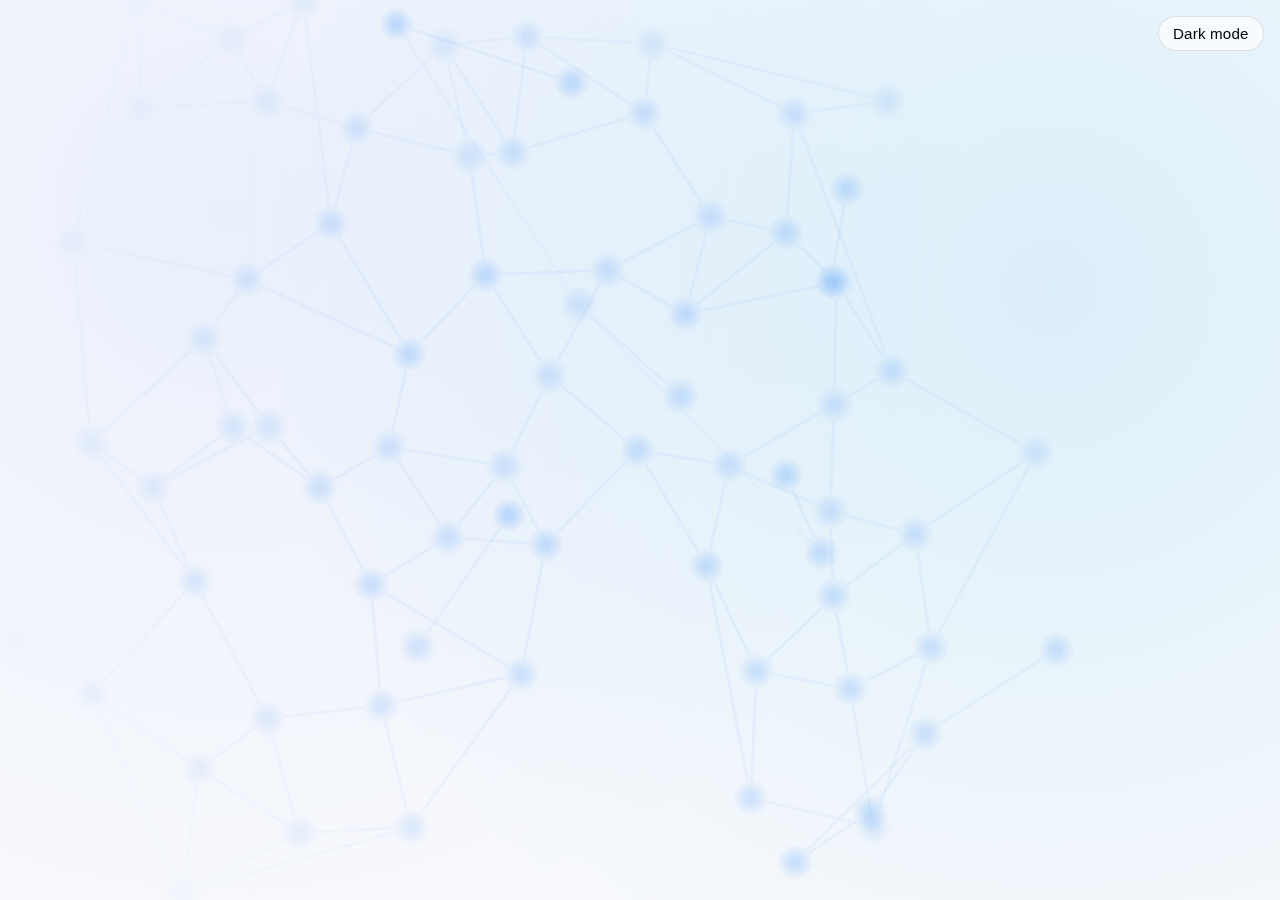
<file: index.html>
<!DOCTYPE html>
<html lang="en">
<head>
  <meta charset="utf-8" />
  <meta http-equiv="refresh" content="0; url=final-prod/nn-canvas-final-prod.html" />
  <meta name="viewport" content="width=device-width, initial-scale=1" />
  <title>Redirecting…</title>
</head>
<body>
  <p>If you are not redirected automatically, <a href="final-prod/nn-canvas-final-prod.html">click here to view the animation</a>.</p>
</body>
</html>
</file>
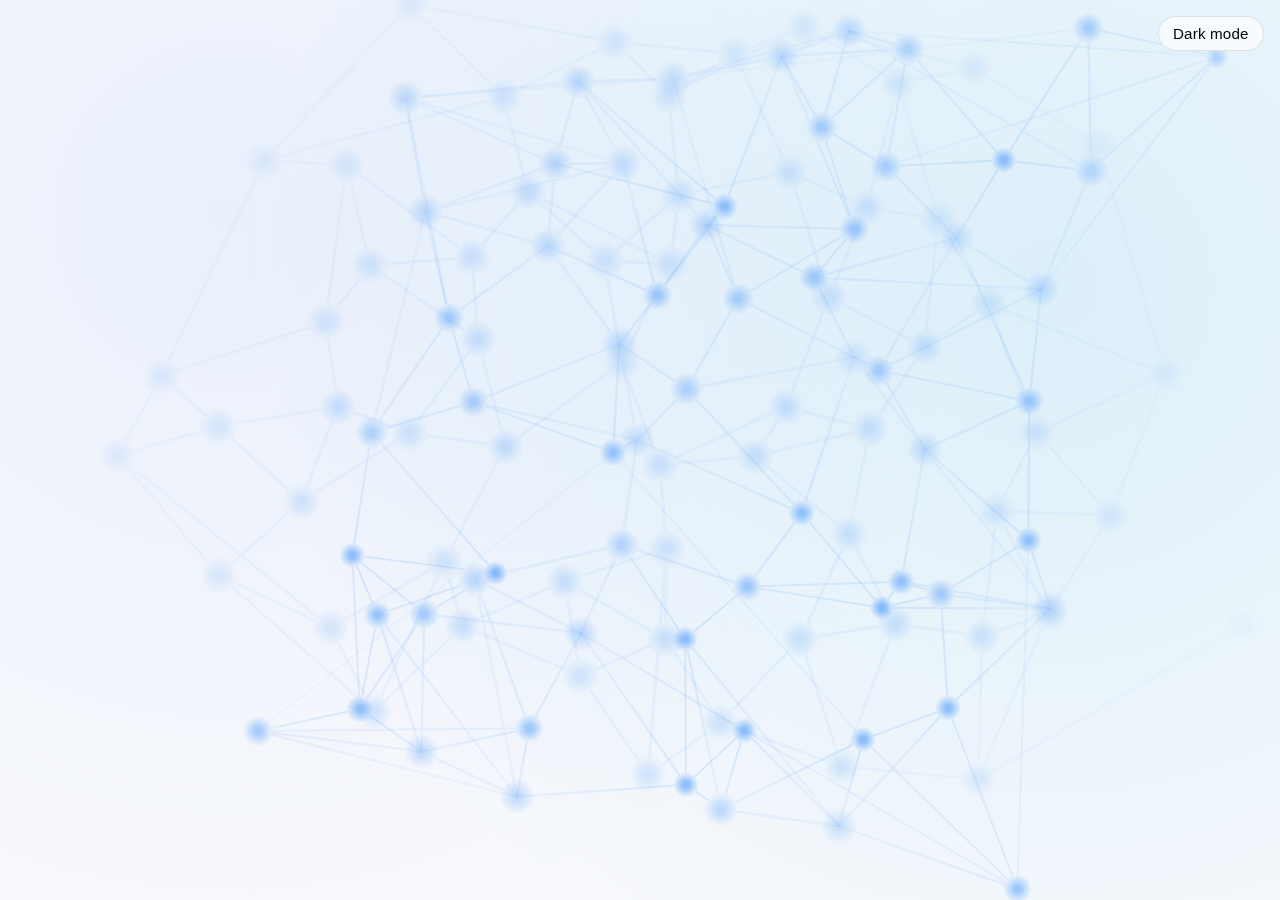
<file: final-prod/nn-canvas-final-prod.html>
<!DOCTYPE html>
<html lang="en">
<head>
  <meta charset="utf-8" />
  <meta name="viewport" content="width=device-width, initial-scale=1" />
  <title>Neural Network Animation — Final v3</title>
  <link rel="stylesheet" href="nn-style-final-prod.css" />
</head>
<body data-theme="light">
  <button id="theme-toggle" type="button" aria-pressed="false">Dark mode</button>
  <div id="canvas-container"></div>
  <script src="nn-animation-final-prod.js"></script>
</body>
</html>
</file>
<file: final-prod/nn-style-final-prod.css>
/* nn-style-final-v3.css — layered canvases, theme gradients, and minimal UI */
:root {
  color-scheme: light;
  --nn-node-color: 96, 165, 250;       /* rgb tuple for nodes (sky-400) */
  --nn-link-color: 96, 165, 250;       /* Blue-400 for links */
  --nn-pulse-color: 153, 246, 228;    /* For pulses: 56, 189, 248 (cyan-400)  | 139, 92, 246 (violet-500) 167, 139, 250 (violet-400) */ 
  --nn-background-solid: #f8f9fc;

  /* Soft radial gradient background (light theme) */
  --nn-background-light:
    radial-gradient(circle at 18% 24%, rgba(59, 130, 246, 0.08), transparent 60%),
    radial-gradient(circle at 82% 32%, rgba(14, 165, 233, 0.12), transparent 65%),
    var(--nn-background-solid);
}

body[data-theme="dark"] {
  color-scheme: dark;
  --nn-node-color: 147, 197, 253;      /* sky-300 for nodes on dark */
  --nn-link-color: 147, 197, 253;      /* lighter link lines on dark */
  --nn-pulse-color: 153, 246, 248;      /* cyan-400 */
  --nn-background-solid: #0f172a;      /* slate-900 */

  /* Soft radial gradient background (dark theme) */
  --nn-background-dark:
    radial-gradient(circle at 20% 22%, rgba(129, 140, 248, 0.15), transparent 55%),
    radial-gradient(circle at 78% 28%, rgba(14, 165, 233, 0.12), transparent 62%),
    var(--nn-background-solid);
}

html, body { height: 100%; }
body {
  margin: 0;
  background: var(--nn-background-light);
  transition: background 250ms ease, color 250ms ease;
  font-family: Inter, system-ui, -apple-system, Segoe UI, Roboto, sans-serif;
  overflow: hidden;
}
body[data-theme="dark"] { background: var(--nn-background-dark); }

/* Container hosting three layered canvases */
#canvas-container {
  position: fixed;
  inset: 0;
  width: 100%;
  height: 100%;
  pointer-events: none; /* treat as background */
}
#canvas-container canvas {
  position: absolute;
  left: 0; top: 0;
  width: 100%;
  height: 100%;
  display: block;
}

/* Theme toggle button styling */
#theme-toggle {
  position: fixed;
  top: 1rem;
  right: 1rem;
  z-index: 10;
  padding: .5rem .9rem;
  border-radius: 999px;
  border: 1px solid rgba(0,0,0,.1);
  background: rgba(255,255,255,.65);
  backdrop-filter: blur(10px);
  font-size: .95rem;
  letter-spacing: .01em;
  cursor: pointer;
}
body[data-theme="dark"] #theme-toggle {
  background: rgba(17,24,39,.5);
  color: #e5e7eb;
  border-color: rgba(255,255,255,.12);
}
</file>
